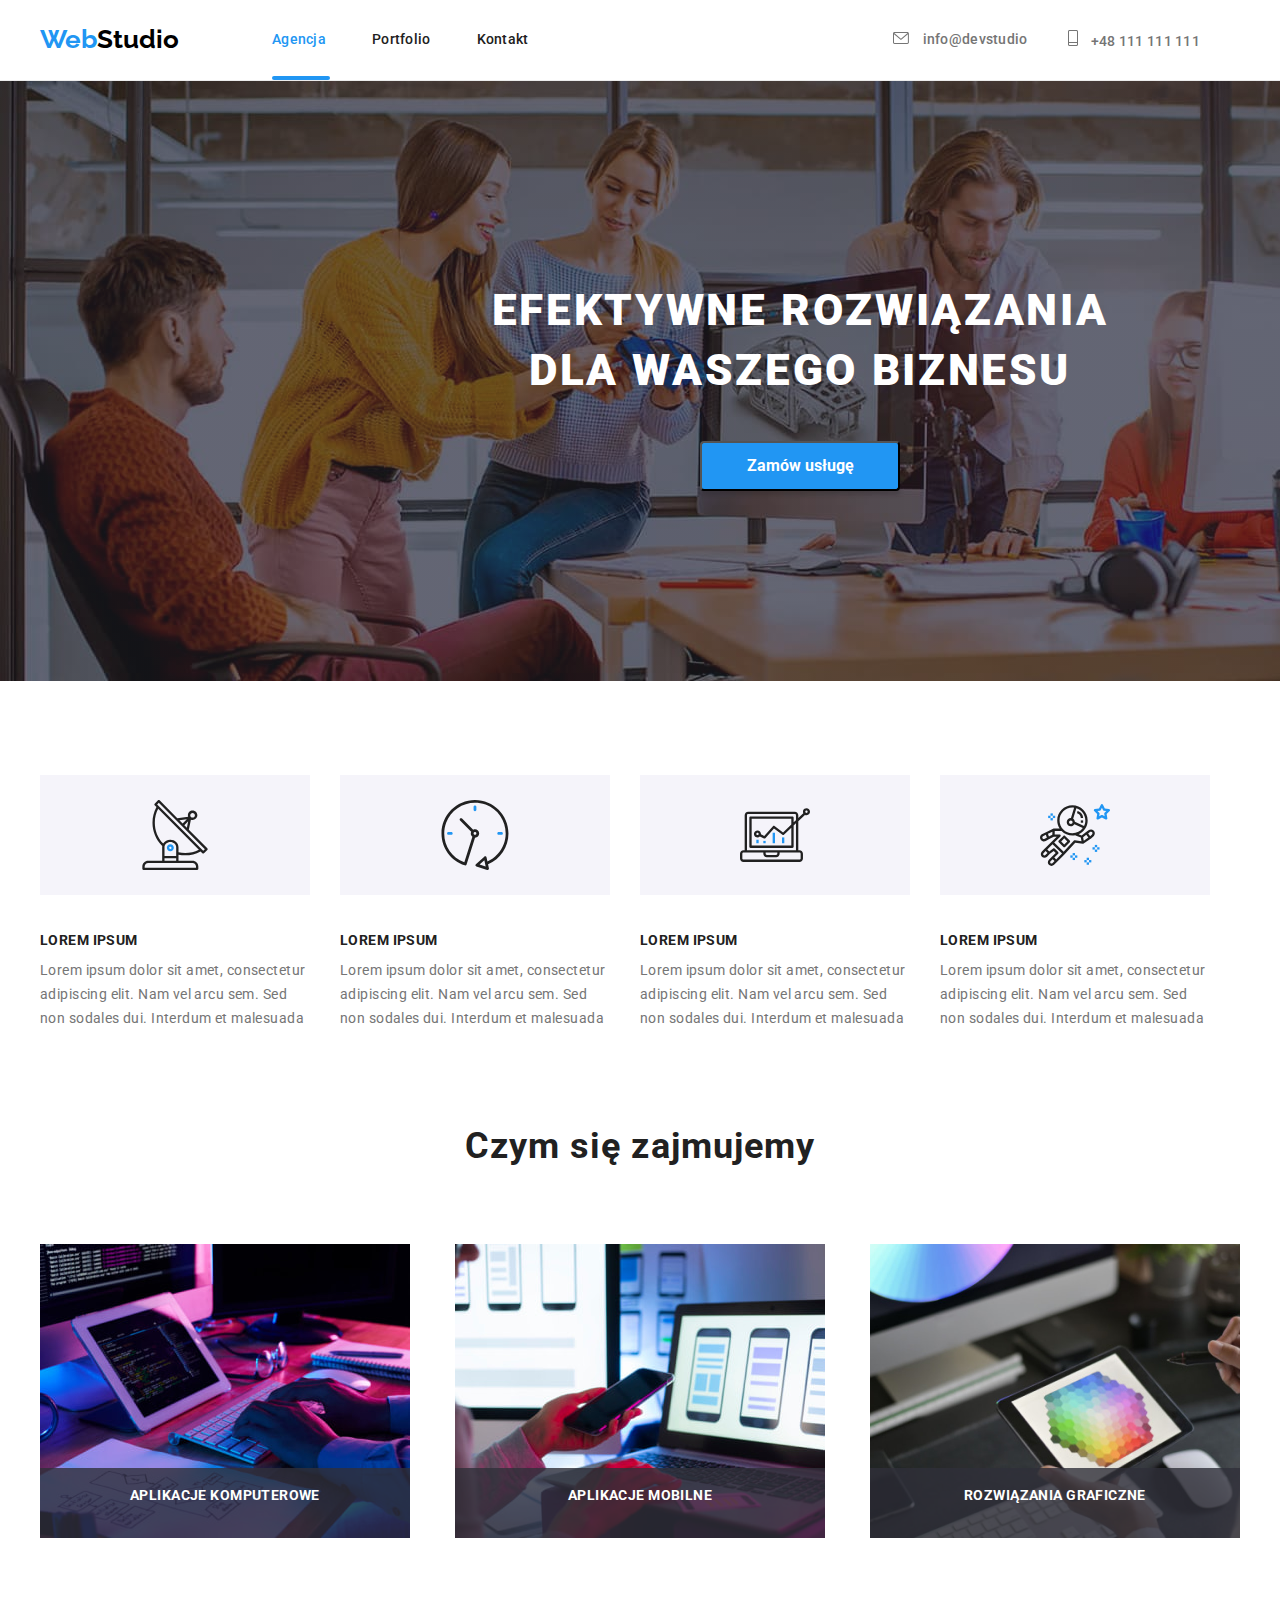
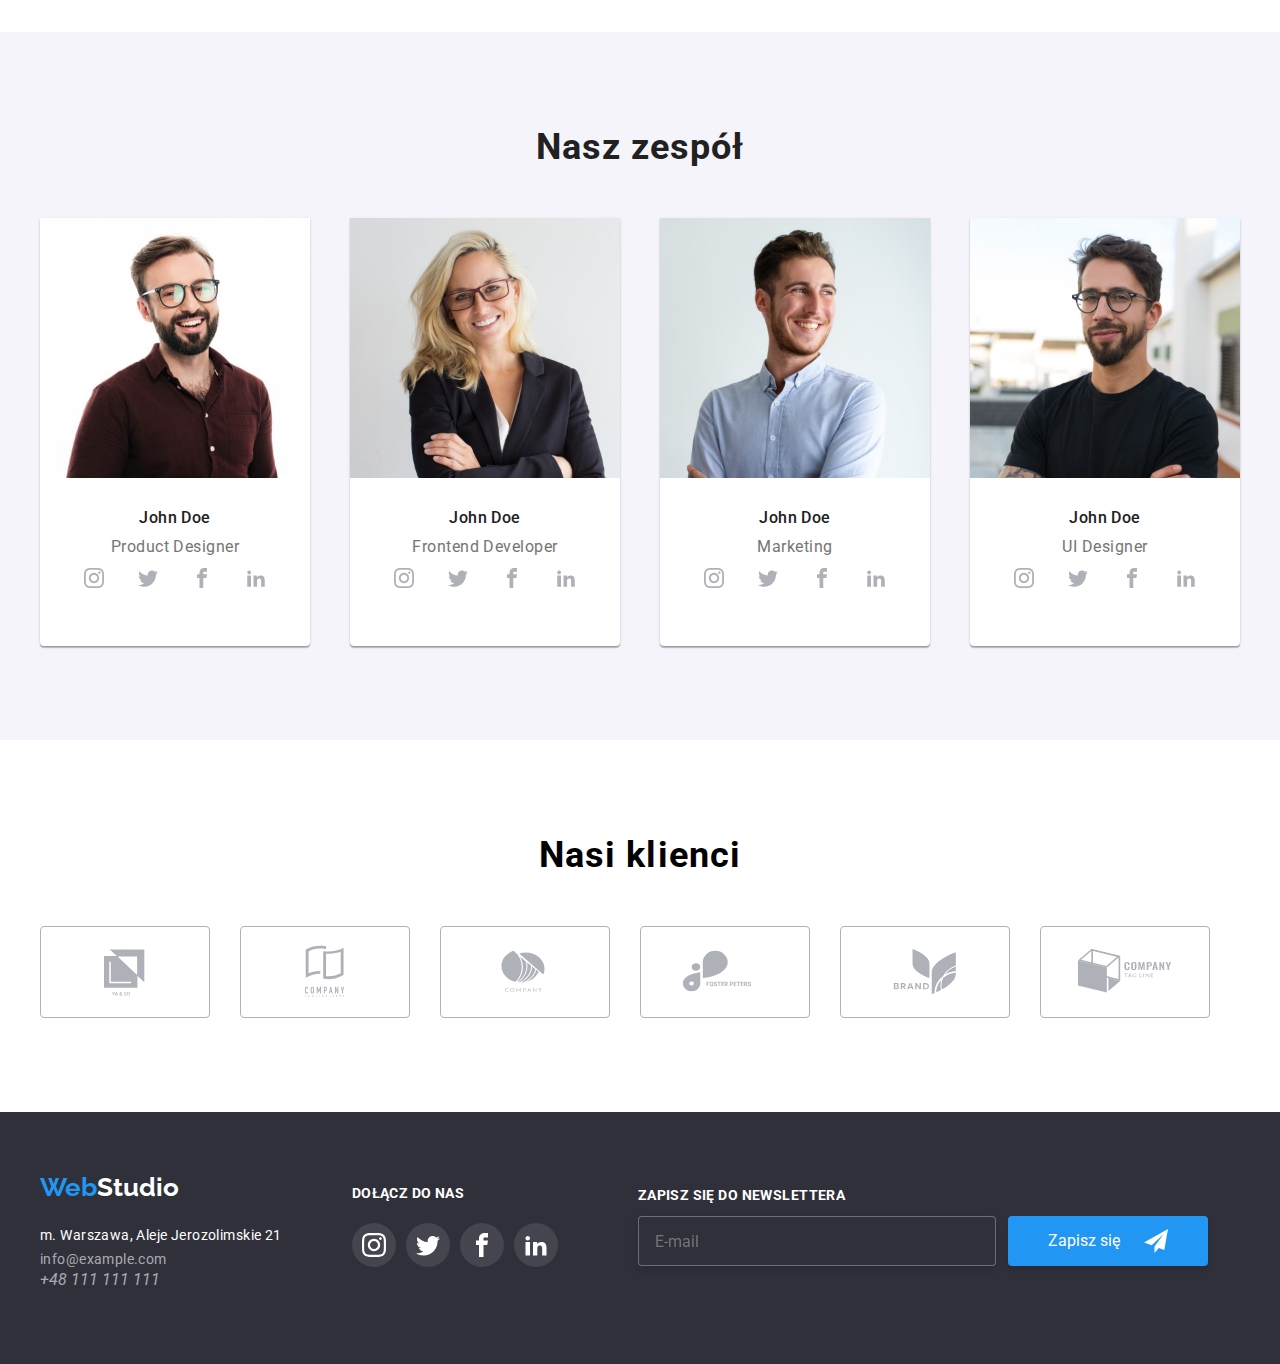
<file: index.html>
<!DOCTYPE html>
<html lang="pl">
  <head>
    <meta charset="UTF-8" />
    <meta http-equiv="X-UA-Compatible" content="IE=edge" />
    <meta name="viewport" content="width=device-width, initial-scale=1.0" />
    <link
      href="https://fonts.googleapis.com/css2?family=Raleway:wght@700&family=Roboto:wght@400;500;700;900&display=swap"
      rel="stylesheet"
    />
    <link
      rel="stylesheet"
      href="https://cdnjs.cloudflare.com/ajax/libs/modern-normalize/1.0.0/modern-normalize.min.css"
    />
    <link rel="stylesheet" href="./css/styles.css" />
    <title>Studio</title>
  </head>
  <body>
    <!-- Header -->
    <header class="header">
      <div class="container header-nav">
        <nav class="header-nav">
          <a class="logo link" href="index.html"
            >Web<span class="studio-top">Studio</span></a
          >
          <ul class="header-nav-list list">
            <li class="header-nav-item">
              <a class="header-nav-link link active" href="index.html"
                >Agencja</a
              >
            </li>
            <li class="header-nav-item">
              <a class="header-nav-link link" href="portfolio.html"
                >Portfolio</a
              >
            </li>
            <li class="header-nav-item">
              <a class="header-nav-link link" href="kontakt.html">Kontakt</a>
            </li>
          </ul>
        </nav>
        <ul class="header-contact-list list">
          <li class="header-contact-item">
            <a class="header-contact-link link" href="mailto:info@devstudio.com"
              ><svg class="contact-icon" width="16" height="12">
                <use href="./images/icons.svg#icon-envelope-1"></use>
              </svg>
              info@devstudio</a
            >
          </li>
          <li class="header-contact-item">
            <a class="header-contact-link link" href="tel:+48111111111"
              ><svg class="contact-icon" width="10" height="16">
                <use href="./images/icons.svg#icon-phone"></use>
              </svg>
              +48 111 111 111</a
            >
          </li>
        </ul>
      </div>
    </header>
    <main>
      <!-- Orders -->
      <div class="container-orders">
      <section class="orders">
          <h1 class="order-title">EFEKTYWNE ROZWIĄZANIA DLA WASZEGO BIZNESU</h1>
          <button class="modal-btn" type="button" data-modal-open>
            Zamów usługę
          </button>
        </section>
        </div>
      <!-- Feature -->
      <section class="feature-menu">
        <div class="container">
          <ul class="feature-list list">
            <li class="feature-item">
              <svg class="feature-icon" width="270" height="120">
                <use href="./images/icons.svg#icon-antenna-1"></use>
              </svg>
              <h4 class="feature-header">Lorem ipsum</h4>
              <p class="feature-text">
                Lorem ipsum dolor sit amet, consectetur adipiscing elit. Nam vel
                arcu sem. Sed non sodales dui. Interdum et malesuada
              </p>
            </li>
            <li class="feature-item">
              <svg class="feature-icon" width="270" height="120">
                <use href="./images/icons.svg#icon-clock-1"></use>
              </svg>
              <h4 class="feature-header">Lorem ipsum</h4>
              <p class="feature-text">
                Lorem ipsum dolor sit amet, consectetur adipiscing elit. Nam vel
                arcu sem. Sed non sodales dui. Interdum et malesuada
              </p>
            </li>
            <li class="feature-item">
              <svg class="feature-icon" width="270" height="120">
                <use href="./images/icons.svg#icon-diagram-1"></use>
              </svg>
              <h4 class="feature-header">Lorem ipsum</h4>
              <p class="feature-text">
                Lorem ipsum dolor sit amet, consectetur adipiscing elit. Nam vel
                arcu sem. Sed non sodales dui. Interdum et malesuada
              </p>
            </li>
            <li class="feature-item">
              <svg class="feature-icon" width="270" height="120">
                <use href="./images/icons.svg#icon-astronaut-1"></use>
              </svg>
              <h4 class="feature-header">Lorem ipsum</h4>
              <p class="feature-text">
                Lorem ipsum dolor sit amet, consectetur adipiscing elit. Nam vel
                arcu sem. Sed non sodales dui. Interdum et malesuada
              </p>
            </li>
          </ul>
        </div>
      </section>

      <!-- We do -->
      <section class="we-do">
        <div class="container">
          <h2 class="we-do-title">Czym się zajmujemy</h2>
          <ul class="we-do-list list">
            <li class="we-do-item">
              <img
                src="images/desktop.jpg"
                alt="man at the desk"
                width="370"
                height="294"
              />
              <p class="we-do-label">Aplikacje komputerowe</p>
            </li>
            <li class="we-do-item">
              <img
                src="images/mobile.jpg"
                alt="smartphone with laptop in the background"
                width="370"
                height="294"
              />
              <p class="we-do-label">Aplikacje mobilne</p>
            </li>
            <li class="we-do-item">
              <img
                src="images/tablet.jpg"
                alt="tablet on the background of the desk"
                width="370"
                height="294"
              />
              <p class="we-do-label">Rozwiązania graficzne</p>
            </li>
          </ul>
        </div>
      </section>

      <!-- Our team -->
      <section class="our-team">
        <div class="container">
          <h2 class="our-team-title">Nasz zespół</h2>
          <ul class="our-team-list list">
            <li class="our-team-item">
              <figure>
                <img
                  src="images/product_designer.jpg"
                  alt="John Doe product designer"
                  width="270"
                  height="260"
                />
                <figcaption class="our-team-position">
                  <h3 class="worker">John Doe</h3>
                  <p class="worker-position">Product Designer</p>
                  <ul class="team-social-icon-list list">
                    <li class="team-social-icon-item">
                      <a class="team-social-icon-link link" href="#">
                        <svg class="team-social-icon" width="20" height="20">
                          <use href="./images/icons.svg#icon-instagram"></use>
                        </svg>
                      </a>
                    </li>
                    <li class="team-social-icon-item">
                      <a class="team-social-icon-link link" href="#">
                        <svg class="team-social-icon" width="20" height="20">
                          <use href="./images/icons.svg#icon-twitter"></use>
                        </svg>
                      </a>
                    </li>
                    <li class="team-social-icon-item">
                      <a class="team-social-icon-link link" href="#">
                        <svg class="team-social-icon" width="20" height="20">
                          <use href="./images/icons.svg#icon-facebook"></use>
                        </svg>
                      </a>
                    </li>
                    <li class="team-social-icon-item">
                      <a class="team-social-icon-link link" href="#">
                        <svg class="team-social-icon" width="20" height="20">
                          <use href="./images/icons.svg#icon-linkedin2"></use>
                        </svg>
                      </a>
                    </li>
                  </ul>
                </figcaption>
              </figure>
            </li>
            <li class="our-team-item">
              <figure>
                <img
                  src="images/frontend_developer.jpg"
                  alt="John Doe frontend developer"
                  width="270"
                  height="260"
                />
                <figcaption class="our-team-position">
                  <h3 class="worker">John Doe</h3>
                  <p class="worker-position">Frontend Developer</p>
                  <ul class="team-social-icon-list list">
                    <li class="team-social-icon-item">
                      <a class="team-social-icon-link link" href="#">
                        <svg class="team-social-icon" width="20" height="20">
                          <use href="./images/icons.svg#icon-instagram"></use>
                        </svg>
                      </a>
                    </li>
                    <li class="team-social-icon-item">
                      <a class="team-social-icon-link link" href="#">
                        <svg class="team-social-icon" width="20" height="20">
                          <use href="./images/icons.svg#icon-twitter"></use>
                        </svg>
                      </a>
                    </li>
                    <li class="team-social-icon-item">
                      <a class="team-social-icon-link link" href="#">
                        <svg class="team-social-icon" width="20" height="20">
                          <use href="./images/icons.svg#icon-facebook"></use>
                        </svg>
                      </a>
                    </li>
                    <li class="team-social-icon-item">
                      <a class="team-social-icon-link link" href="#">
                        <svg class="team-social-icon" width="20" height="20">
                          <use href="./images/icons.svg#icon-linkedin2"></use>
                        </svg>
                      </a>
                    </li>
                  </ul>
                </figcaption>
              </figure>
            </li>
            <li class="our-team-item">
              <figure>
                <img
                  src="images/marketing.jpg"
                  alt="John Doe marketing"
                  width="270"
                  height="260"
                />
                <figcaption class="our-team-position">
                  <h3 class="worker">John Doe</h3>
                  <p class="worker-position">Marketing</p>
                  <ul class="team-social-icon-list list">
                    <li class="team-social-icon-item">
                      <a class="team-social-icon-link link" href="#">
                        <svg class="team-social-icon" width="20" height="20">
                          <use href="./images/icons.svg#icon-instagram"></use>
                        </svg>
                      </a>
                    </li>
                    <li class="team-social-icon-item">
                      <a class="team-social-icon-link link" href="#">
                        <svg class="team-social-icon" width="20" height="20">
                          <use href="./images/icons.svg#icon-twitter"></use>
                        </svg>
                      </a>
                    </li>
                    <li class="team-social-icon-item">
                      <a class="team-social-icon-link link" href="#">
                        <svg class="team-social-icon" width="20" height="20">
                          <use href="./images/icons.svg#icon-facebook"></use>
                        </svg>
                      </a>
                    </li>
                    <li class="team-social-icon-item">
                      <a class="team-social-icon-link link" href="#">
                        <svg class="team-social-icon" width="20" height="20">
                          <use href="./images/icons.svg#icon-linkedin2"></use>
                        </svg>
                      </a>
                    </li>
                  </ul>
                </figcaption>
              </figure>
            </li>
            <li class="our-team-item">
              <figure>
                <img
                  src="images/ui_designer.jpg"
                  alt="John Doe ui designer"
                  width="270"
                  height="260"
                />
                <figcaption class="our-team-position">
                  <h3 class="worker">John Doe</h3>
                  <p class="worker-position">UI Designer</p>
                  <ul class="team-social-icon-list list">
                    <li class="team-social-icon-item">
                      <a class="team-social-icon-link link" href="#">
                        <svg class="team-social-icon" width="20" height="20">
                          <use href="./images/icons.svg#icon-instagram"></use>
                        </svg>
                      </a>
                    </li>
                    <li class="team-social-icon-item">
                      <a class="team-social-icon-link link" href="#">
                        <svg class="team-social-icon" width="20" height="20">
                          <use href="./images/icons.svg#icon-twitter"></use>
                        </svg>
                      </a>
                    </li>
                    <li class="team-social-icon-item">
                      <a class="team-social-icon-link link" href="#">
                        <svg class="team-social-icon" width="20" height="20">
                          <use href="./images/icons.svg#icon-facebook"></use>
                        </svg>
                      </a>
                    </li>
                    <li class="team-social-icon-item">
                      <a class="team-social-icon-link link" href="#">
                        <svg class="team-social-icon" width="20" height="20">
                          <use href="./images/icons.svg#icon-linkedin2"></use>
                        </svg>
                      </a>
                    </li>
                  </ul>
                </figcaption>
              </figure>
            </li>
          </ul>
        </div>
      </section>

      <!-- Our customers -->
      <section class="our-customers">
        <div class="container">
          <h2 class="our-customers-title">Nasi klienci</h2>
          <ul class="our-customers-list list">
            <li class="our-customers-item">
              <a class="our-customers-link" href="#">
                <svg class="our-customers-icon">
                  <use href="./images/icons.svg#icon-yanco"></use>
                </svg>
              </a>
            </li>
            <li class="our-customers-item">
              <a class="our-customers-link" href="#">
                <svg class="our-customers-icon">
                  <use href="./images/icons.svg#icon-companysheet"></use>
                </svg>
              </a>
            </li>
            <li class="our-customers-item">
              <a class="our-customers-link" href="#">
                <svg class="our-customers-icon">
                  <use href="./images/icons.svg#icon-company"></use>
                </svg>
              </a>
            </li>
            <li class="our-customers-item">
              <a class="our-customers-link" href="#">
                <svg class="our-customers-icon">
                  <use href="./images/icons.svg#icon-foster"></use>
                </svg>
              </a>
            </li>
            <li class="our-customers-item">
              <a class="our-customers-link" href="#">
                <svg class="our-customers-icon">
                  <use href="./images/icons.svg#icon-brand"></use>
                </svg>
              </a>
            </li>
            <li class="our-customers-item">
              <a class="our-customers-link" href="#">
                <svg class="our-customers-icon">
                  <use href="./images/icons.svg#icon-companybox"></use>
                </svg>
              </a>
            </li>
          </ul>
        </div>
      </section>
    </main>

    <!-- Footer -->
    <footer class="footer-menu-nav">
      <div class="container">
        <div class="footer-content">
          <h3 class="footer-logo">
            <a class="logo link" href="index.html"
              >Web<span class="studio-bottom">Studio</span></a
            >
          </h3>
          <address class="footer-contact">
            <ul class="footer-contact-list">
              <li class="footer-contact-item adress">
                m. Warszawa, Aleje Jerozolimskie 21
              </li>
              <li class="footer-contact-item">
                <a
                  class="footer-contact-link link"
                  href="mailto:info@example.com"
                  >info@example.com</a
                >
              </li>
              <li>
                <a class="footer-contact-link link" href="+48111111111"
                  >+48 111 111 111</a
                >
              </li>
            </ul>
          </address>
        </div>

        <div class="footer-social">
          <a class="footer-social-icon-title">DOŁĄCZ DO NAS</a>
          <ul class="footer-social-icon-list list">
            <li class="footer-social-icon-item">
              <a class="footer-social-link link" href="#">
                <svg class="footer-social-icon">
                  <use href="./images/icons.svg#icon-instagram"></use>
                </svg>
              </a>
            </li>
            <li class="footer-social-icon-item">
              <a class="footer-social-link link" href="#">
                <svg class="footer-social-icon">
                  <use href="./images/icons.svg#icon-twitter"></use>
                </svg>
              </a>
            </li>
            <li class="footer-social-icon-item">
              <a class="footer-social-link link" href="#">
                <svg class="footer-social-icon">
                  <use href="./images/icons.svg#icon-facebook"></use>
                </svg>
              </a>
            </li>
            <li class="footer-social-icon-item">
              <a class="footer-social-link link" href="#">
                <svg class="footer-social-icon">
                  <use href="./images/icons.svg#icon-linkedin2"></use>
                </svg>
              </a>
            </li>
          </ul>
        </div>

        <div class="footer-newsletter">
          <a class="footer-newsletter-title">ZAPISZ SIĘ DO NEWSLETTERA</a>
          <form class="footer-newsletter-form">
            <label class="footer-newsletter-label">
              <input
                class="footer-newsletter-input"
                type="email"
                name="email"
                placeholder="E-mail"
              />
            </label>
            <button type="submit" class="footer-newsletter-btn">
              Zapisz się
              <svg class="footer-newsletter-icon" width="24" height="24">
                <use href="./images/icons.svg#icon-icon-send"></use>
              </svg>
            </button>
          </form>
        </div>
      </div>
    </footer>
    <!-- Modal -->
    <div class="backdrop is-hidden" data-modal>
      <div class="modal">
        <button type="button" class="close-btn" data-modal-close>X</button>
        <svg class="close-icon" width="11" height="11">
          <use href="./images/icons.svg#icon-icon-close-black-18dp-2-1"></use>
        </svg>
        <h3 class="modal-form-title">Zostaw swoje dane w formularzu poniżej</h3>
        <form class="modal-form">
          <label class="modal-label" for="name">Imię</label>
          <div class="modal-form-textspace-title">
            <input class="modal-form-input" type="name" name="username" />
            <svg class="modal-icon">
              <use href="./images/icons.svg#icon-person-form-18dp"></use>
            </svg>
          </div>
          <label class="modal-label" for="phone">Telefon</label>
          <div class="modal-form-textspace-title">
            <input class="modal-form-input" type="telephone" name="phone" />
            <svg class="modal-icon">
              <use href="./images/icons.svg#icon-phone-form-18dp"></use>
            </svg>
          </div>
          <label class="modal-label" for="email">Email</label>
          <div class="modal-form-textspace-title">
            <input class="modal-form-input" type="email" name="email" />
            <svg class="modal-icon">
              <use href="./images/icons.svg#icon-email-form-18dp"></use>
            </svg>
          </div>
          <label class="modal-label" for="comment">Komentarz</label>
          <div class="modal-form-textspace-title">
            <textarea
              class="modal-form-textarea"
              name="feedback"
              placeholder="Wprowadź tekst"
            ></textarea>
          </div>
          <input class="modal-form-policy visually-hidden" id="user-policy" type="checkbox">
          <label class="modal-form-policy-text" for="user-policy">Oświadczam, iż akceptuję
             <a href="#"
            class="modal_form-regulations-link">Regulamin</a>
            i <a href="#" class="modal_form-regulations-link">Politykę Prywatności.</a>
            <button class="modal-submit-btn" type="submit">Wyślij</button> 
    </label> 
        
        </form>
      </div>
    </div>
    <script src="./js/modal.js"></script>
  </body>
</html>
</file>
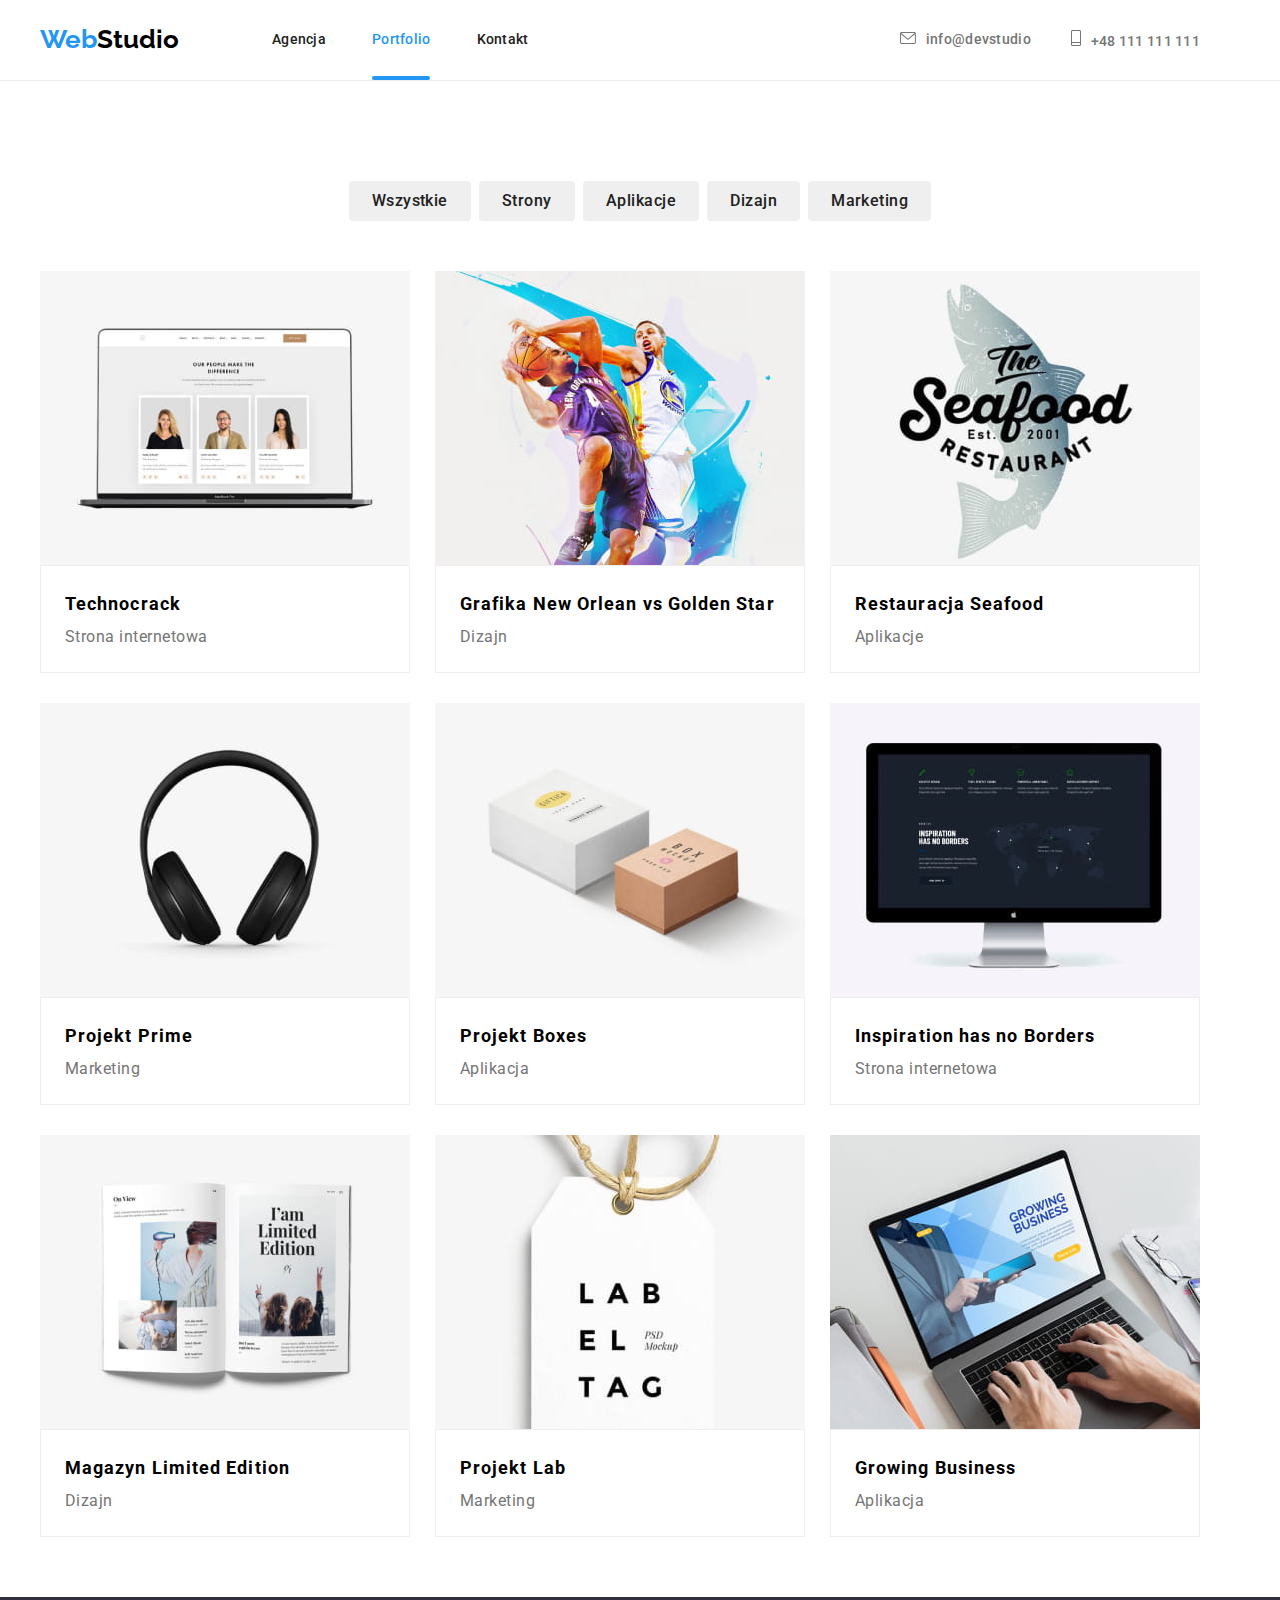
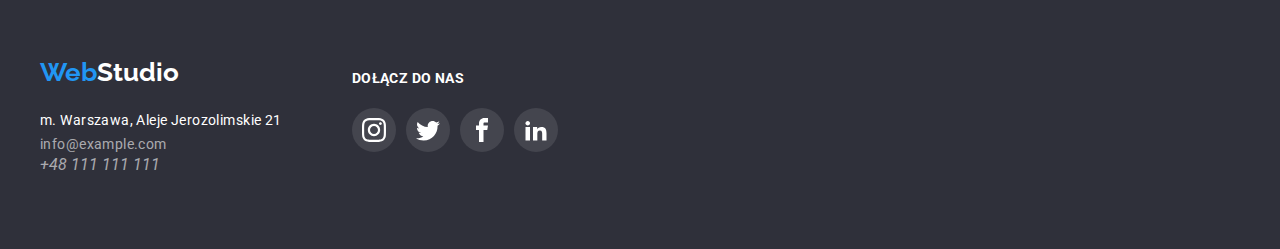
<file: portfolio.html>
<!DOCTYPE html>
<html lang="pl">
  <head>
    <meta charset="UTF-8" />
    <meta http-equiv="X-UA-Compatible" content="IE=edge" />
    <meta name="viewport" content="width=device-width, initial-scale=1.0" />
    <link
      href="https://fonts.googleapis.com/css2?family=Raleway:wght@700&family=Roboto:wght@400;500;700;900&display=swap"
      rel="stylesheet"
    />
    <link
      rel="stylesheet"
      href="https://cdnjs.cloudflare.com/ajax/libs/modern-normalize/1.0.0/modern-normalize.min.css"
    />
    <link rel="stylesheet" href="./css/styles.css" />
    <title>Portfolio</title>
  </head>
  <body>
    <header class="header">
      <div class="container">
        <a class="logo link" href="index.html"
          >Web<span class="studio-top">Studio</span></a
        >

        <nav class="header-nav">
          <ul class="header-nav-list list">
            <li class="header-nav-item">
              <a class="header-nav-link link" href="index.html">Agencja</a>
            </li>
            <li class="header-nav-item">
              <a class="header-nav-link link active" href="portfolio.html"
                >Portfolio</a
              >
            </li>
            <li class="header-nav-item">
              <a class="header-nav-link link" href="kontakt.html">Kontakt</a>
            </li>
          </ul>
        </nav>
        <ul class="header-contact-list list">
          <li class="header-contact-item">
            <a class="header-contact-link link" href="mailto:info@devstudio.com"
              ><svg class="contact-icon" width="16" height="12">
                <use href="./images/icons.svg#icon-envelope-1"></use>
              </svg>info@devstudio</a
            >
          </li>
          <li class="header-contact-item">
            <a class="header-contact-link link" href="tel:+48111111111"
              ><svg class="contact-icon" width="10" height="16">
                <use href="./images/icons.svg#icon-phone"></use>
              </svg>+48 111 111 111</a
            >
          </li>
        </ul>
      </div>
    </header>
    <main>
      <div class="portfolio-projects">
        <div class="container">
          <ul class="portfolio-btn-list">
            <li class="portfolio-btn-item">
              <button class="portfolio-btn" type="button">Wszystkie</button>
            </li>
            <li class="portfolio-btn-item">
              <button class="portfolio-btn" type="button">Strony</button>
            </li>
            <li class="portfolio-btn-item">
              <button class="portfolio-btn" type="button">Aplikacje</button>
            </li>
            <li class="portfolio-btn-item">
              <button class="portfolio-btn" type="button">Dizajn</button>
            </li>
            <li class="portfolio-btn-item">
              <button class="portfolio-btn" type="button">Marketing</button>
            </li>
          </ul>
        </div>
      </div>
      <section class="portfolio-title">
        <div class="container">
        <ul class="portfolio-list list">
          <li class="portfolio-item">
            <figure class="portfolio-title-img">
              <div class="portfolio-category-box">
              <img
                src="images/team_on_laptop.jpg"
                alt="team on laptop"
                width="370"
                height="294"
              >
              <div class="portfolio-category-overlay">
                <p>
                    Technocrack jest popularną platformą wykorzystywaną do 
                    rozpowszechniania koronawirusa. Firmy wykorzystują tę 
                    platformę do celów szpiegowskich i ataków na 
                    niezabezpieczone serwery konkurencji
                </p>
              </div>
              </div>
              <figcaption class="portfolio-title-description">
                <h3 class="portfolio-title-client">Technocrack</h3>
                <p class="portfolio-title-client-link">Strona internetowa</p>
              </figcaption>
            </figure>
          </li>
          <li class="portfolio-item">
            <figure class="portfolio-title-img">
              <div class="portfolio-category-box">               
              <img
                src="images/basketball_players.jpg"
                alt="basketball players"
                width="370"
                height="294"
              />
              <div class="portfolio-category-overlay">
                <p>
                    Technocrack jest popularną platformą wykorzystywaną do 
                    rozpowszechniania koronawirusa. Firmy wykorzystują tę 
                    platformę do celów szpiegowskich i ataków na 
                    niezabezpieczone serwery konkurencji
                </p>
              </div>
              </div>
              <figcaption class="portfolio-title-description">
                <h3 class="portfolio-title-client">
                  Grafika New Orlean vs Golden Star
                </h3>
                <p class="portfolio-title-client-link">Dizajn</p>
              </figcaption>
            </figure>
          </li>
          <li class="portfolio-item">
            <figure class="portfolio-title-img">
              <div class="portfolio-category-box">
              <img
                src="images/seafood_restaurant.jpg"
                alt="the seafood restaurant"
                width="370"
                height="294"
              />
              <div class="portfolio-category-overlay">
                <p>
                    Technocrack jest popularną platformą wykorzystywaną do 
                    rozpowszechniania koronawirusa. Firmy wykorzystują tę 
                    platformę do celów szpiegowskich i ataków na 
                    niezabezpieczone serwery konkurencji
                </p>
              </div>
              </div>
              <figcaption class="portfolio-title-description">
                <h3 class="portfolio-title-client">Restauracja Seafood</h3>
                <p class="portfolio-title-client-link">Aplikacje</p>
              </figcaption>
            </figure>
          </li>
          <li class="portfolio-item">
            <figure class="portfolio-title-img">
              <div class="portfolio-category-box">
              <img
                src="images/headphones.jpg"
                alt="headphones"
                width="370"
                height="294"
              />
              <div class="portfolio-category-overlay">
                <p>
                    Technocrack jest popularną platformą wykorzystywaną do 
                    rozpowszechniania koronawirusa. Firmy wykorzystują tę 
                    platformę do celów szpiegowskich i ataków na 
                    niezabezpieczone serwery konkurencji
                </p>
              </div>
              </div>
              <figcaption class="portfolio-title-description">
                <h3 class="portfolio-title-client">Projekt Prime</h3>
                <p class="portfolio-title-client-link">Marketing</p>
              </figcaption>
            </figure>
          </li>
          <li class="portfolio-item">
            <figure class="portfolio-title-img">
              <div class="portfolio-category-box">
              <img
                src="images/boxes.jpg"
                alt="boxes"
                width="370"
                height="294"
              />
              <div class="portfolio-category-overlay">
                <p>
                    Technocrack jest popularną platformą wykorzystywaną do 
                    rozpowszechniania koronawirusa. Firmy wykorzystują tę 
                    platformę do celów szpiegowskich i ataków na 
                    niezabezpieczone serwery konkurencji
                </p>
              </div>
              </div>
              <figcaption class="portfolio-title-description">
                <h3 class="portfolio-title-client">Projekt Boxes</h3>
                <p class="portfolio-title-client-link">Aplikacja</p>
              </figcaption>
            </figure>
          </li>
          <li class="portfolio-item">
            <figure class="portfolio-title-img">
              <div class="portfolio-category-box">
              <img src="images/lcd.jpg" 
              alt="lcd" 
              width="370" 
              height="294" 
              />
              <div class="portfolio-category-overlay">
                <p>
                    Technocrack jest popularną platformą wykorzystywaną do 
                    rozpowszechniania koronawirusa. Firmy wykorzystują tę 
                    platformę do celów szpiegowskich i ataków na 
                    niezabezpieczone serwery konkurencji
                </p>
              </div>
              </div>
              <figcaption class="portfolio-title-description">
                <h3 class="portfolio-title-client">
                  Inspiration has no Borders
                </h3>
                <p class="portfolio-title-client-link">Strona internetowa</p>
              </figcaption>
            </figure>
          </li>
          <li class="portfolio-item">
            <figure class="portfolio-title-img">
              
              <div class="portfolio-category-box">
              <div class="portfolio-category-box">
              <img
                src="images/magazine.jpg"
                alt="open magazine"
                width="370"
                height="294"
              />
              <div class="portfolio-category-overlay">
                <p>
                    Technocrack jest popularną platformą wykorzystywaną do 
                    rozpowszechniania koronawirusa. Firmy wykorzystują tę 
                    platformę do celów szpiegowskich i ataków na 
                    niezabezpieczone serwery konkurencji
                </p>
              </div>
              </div>
              <figcaption class="portfolio-title-description">
                <h3 class="portfolio-title-client">Magazyn Limited Edition</h3>
                <p class="portfolio-title-client-link">Dizajn</p>
              </figcaption>
            </figure>
          </li>
          <li class="portfolio-item">
            <figure class="portfolio-title-img">
              <div class="portfolio-category-box">
              <img
                src="images/label.jpg"
                alt="label tag"
                width="370"
                height="294"
              />
              <div class="portfolio-category-overlay">
                <p>
                    Technocrack jest popularną platformą wykorzystywaną do 
                    rozpowszechniania koronawirusa. Firmy wykorzystują tę 
                    platformę do celów szpiegowskich i ataków na 
                    niezabezpieczone serwery konkurencji
                </p>
              </div>
              </div>
              <figcaption class="portfolio-title-description">
                <h3 class="portfolio-title-client">Projekt Lab</h3>
                <p class="portfolio-title-client-link">Marketing</p>
              </figcaption>
            </figure>
          </li>
          <li class="portfolio-item">
            <figure class="portfolio-title-img">
              <div class="portfolio-category-box">
              <img
                src="images/typing_on_laptop.jpg"
                alt="typing on laptop"
                width="370"
                height="294"
              />
              <div class="portfolio-category-overlay">
                <p>
                    Technocrack jest popularną platformą wykorzystywaną do 
                    rozpowszechniania koronawirusa. Firmy wykorzystują tę 
                    platformę do celów szpiegowskich i ataków na 
                    niezabezpieczone serwery konkurencji
                </p>
              </div>
              </div>
              <figcaption class="portfolio-title-description">
                <h3 class="portfolio-title-client">Growing Business</h3>
                <p class="portfolio-title-client-link">Aplikacja</p>
              </figcaption>
            </figure>
          </li>
        </ul>
        </div>
      </section>
    </main>
    <footer class="footer-menu-nav">
      <div class="container">
        <div class="footer-content">
          <h3 class="footer-logo">
            <a class="logo link" href="index.html"
              >Web<span class="studio-bottom">Studio</span></a
            >
          </h3>
          <address class="footer-contact">
            <ul class="footer-contact-list">
              <li class="footer-contact-item adress">
                m. Warszawa, Aleje Jerozolimskie 21
              </li>
              <li class="footer-contact-item">
                <a
                  class="footer-contact-link link"
                  href="mailto:info@example.com"
                  >info@example.com</a
                >
              </li>
              <li>
                <a class="footer-contact-link link" href="+48111111111"
                  >+48 111 111 111</a
                >
              </li>
            </ul>
          </address>
        </div>

        <div class="footer-social">
          <a class="footer-social-icon-title">DOŁĄCZ DO NAS</a>
          <ul class="footer-social-icon-list list">
            <li class="footer-social-icon-item">
              <a class="footer-social-link link" href="#">
                <svg class="footer-social-icon">
                  <use href="./images/icons.svg#icon-instagram"></use>
                </svg>
              </a>
            </li>
            <li class="footer-social-icon-item">
              <a class="footer-social-link link" href="#">
                <svg class="footer-social-icon">
                  <use href="./images/icons.svg#icon-twitter"></use>
                </svg>
              </a>
            </li>
            <li class="footer-social-icon-item">
              <a class="footer-social-link link" href="#">
                <svg class="footer-social-icon">
                  <use href="./images/icons.svg#icon-facebook"></use>
                </svg>
              </a>
            </li>
            <li class="footer-social-icon-item">
              <a class="footer-social-link link" href="#">
                <svg class="footer-social-icon">
                  <use href="./images/icons.svg#icon-linkedin2"></use>
                </svg>
              </a>
            </li>
          </ul>
        </div>
      </div>
    </footer>
  </body>
</html>
</file>
<file: css/styles.css>
* {
  margin: 0px;
  padding: 0px;
}

*,
*::before,
*::after {
  box-sizing: border-box;
}
:root {
  --main-font: "Roboto", sans-serif;
  --second-font: "Raleway", sans-serif;
  --brand-color: #212121;
  --studio-top-color: rgb(0, 0, 0);
  --studio-bottom-color: #ffffff;
  --team-background-color: #f5f4fa;
  --menu-nav-menu-footer-bckgr: #2f303a;
  --link-color-hover: #2196f3;
  --color-icon: #afb1b8;
  --text-color: #757575;
  --regulations-link-color: #0d0d61;
}

body {
  font-family: var(--main-font);
}

.link {
  text-decoration: none;
}

h1,
h2,
h3,
h4,
h5,
h6,
p,
ul {
  margin: 0;
  padding: 0;
}

.container {
  max-width: 1200px;
  margin: 0 auto;
  align-items: center;
  /* outline: 2px dashed #f44336; */
}

img {
  display: block;
}

/* index.html */
.header-nav-link {
  font-weight: 500;
  font-size: 14px;
  line-height: 1.14;
  letter-spacing: 0.02em;
  color: var(--brand-color);
  transition: color cubic-bezier(0.4, 0, 0.2, 1);
}

.header-nav-link:hover,
.header-nav-link:focus,
.header-contact-link:hover,
.header-contact-link:focus {
  color: var(--link-color-hover);
}

.header-contact-link {
  width: 110px;
  height: 16px;
  left: 1263px;
  top: 32px;
  font-family: "Roboto";
  font-style: normal;
  font-weight: 500;
  font-size: 14px;
  line-height: 1.14;
  letter-spacing: 0.02em;
  color: var(--text-color);
  transition: color 250ms cubic-bezier(0.4, 0, 0.2, 1);
  margin-right: 40px;
  
}
.header {
  border-bottom: 1px solid #ececec;
}

.header .container {
  display: flex;
  align-items: center;
}

.header-nav {
  display: flex;
  align-items: center;
}

.header-nav-list {
  display: flex;
  margin-left: 93px;
}
.header-nav-link {
  display: block;
  padding-top: 32px;
  padding-bottom: 32px;
  font-weight: 500;
  font-size: 14px;
  line-height: 1.14;
  letter-spacing: 0.02em;
  transition: color 250ms cubic-bezier(0.4, 0, 0.2, 1);
}

.header-contact-list {
  display: flex;
  margin-left: auto;
  
}

.header-nav-item:not(:last-child) {
  margin-right: 46px;
}
.header-nav-link.active {
  color: var(--link-color-hover);
}
.header-nav-link.active:after {
  display: block;
  position: absolute;
  margin-top: 28px;
  content: "";
  border-radius: 2px;
  background-color: var(--link-color-hover);
  width: 58px;
  height: 4px;
  position: absolute;
}
.contact-icon {
  margin-right: 10px;
  fill: currentColor;
}
.logo {
  font-family: "Raleway";
  font-style: normal;
  font-weight: 700;
  font-size: 26px;
  line-height: 1.2;
  color: var(--link-color-hover);
  text-align: center;
  align-items: center;
}

.studio-top {
  color: var(--studio-top-color);
}
ul {
  list-style: none;
}

.modal-btn {
  background: var(--link-color-hover);

  font-weight: 700;
  font-size: 16px;
  line-height: 1.88;
  width: 200px;
  height: 50px;
  box-shadow: 0px 4px 4px rgba(0, 0, 0, 0.15);
  border-radius: 4px;
  color: var(--studio-bottom-color);
  display: block;
  margin-left: auto;
  margin-right: auto;
  cursor: pointer;
  transition: background-color 250ms cubic-bezier(0.4, 0, 0.2, 1),
    color 250ms cubic-bezier(0.4, 0, 0.2, 1);
}

.modal-btn:hover,
.modal-btn:focus {
  color: var(--link-color-hover);
  background-color: var(--studio-bottom-color);
}

/* .orders {
  height: 600px;
  margin-left: auto;
  margin-right: auto;
} */
/* .orders, */
.footer-menu-nav {
  background-color: var(--menu-nav-menu-footer-bckgr)

}

.order-title {
  font-style: normal;
  font-weight: 900;
  font-size: 44px;
  line-height: 1.36;
  text-align: center;
  letter-spacing: 0.06em;
  align-items: center;
  color: var(--studio-bottom-color);
  width: 696px;
  margin-left: auto;
  margin-right: auto;
  margin-bottom: 40px;
  display: block;
  padding-top: 200px;
  padding-bottom: auto;
}

.orders {
  background-image: linear-gradient(
      to right,
      rgba(47, 48, 58, 0.4),
      rgba(47, 48, 58, 0.4)
    ),
    url("../images/background_order.jpg");
  min-width: 1600px;
  height: 600px;
  /* margin-left: auto;
  margin-right: auto;  */
   background-size: cover;
  
}
.container-orders  {
  /* min-width: 1600px; */
  align-items: center;
  flex-direction: column;
  background: no-repeat;
 
}
.feature-menu {
  padding-top: 94px;
  padding-bottom: 94px;
}

.feature-icon {
  background: #f5f4fa;
  padding-top: 25px;
  padding-bottom: 25px;
}
.feature-header {
  font-family: "Roboto";
  font-style: normal;
  font-weight: 700;
  font-size: 14px;
  line-height: 1.14;
  letter-spacing: 0.03em;
  text-transform: uppercase;
  color: #212121;
  margin-bottom: 10px;
  margin-top: 30px;
}
.feature-list {
  font-family: "Roboto";
  font-style: normal;
  font-weight: 400;
  font-size: 14px;
  line-height: 1.71;
  letter-spacing: 0.03em;
  color: var(--text-color);
  display: flex;
}
.feature-item {
  margin-right: 30px;
  max-width: 270px;
}
.we-do-title,
.our-team-title {
  font-family: "Roboto";
  font-style: normal;
  font-weight: 700;
  font-size: 36px;
  line-height: 1.17;
  text-align: center;
  letter-spacing: 0.03em;
  color: #212121;
}

.we-do-title {
  padding-bottom: 50px;
  font-family: "Roboto";
  font-style: normal;
  font-weight: 700;
  font-size: 36px;
  line-height: 1.17;
  text-align: center;
  letter-spacing: 0.03em;
  color: #212121;
}

.we-do-list {
  display: flex;
  justify-content: space-between;
  padding-bottom: 94px;
}

.we-do-item:not(:last-child) {
  margin-right: 30px;
}

.we-do-item {
  position: relative;
  padding-top: 27px;
  width: 370px;
  font-weight: 700;
  font-size: 14px;
  line-height: 1.14;
  text-align: center;
  letter-spacing: 0.03em;
  text-transform: uppercase;
  color: var(--studio-bottom-color);
}
.we-do-label {
  position: absolute;
  bottom: 0px;
  width: 370px;
  height: 70px;
  background: rgba(47, 48, 58, 0.8);
  padding-top: 20px;
}

.our-team {
  background-color: var(--team-background-color);
}

.our-team-title {
  font-family: "Roboto";
  font-style: normal;
  font-weight: 700;
  font-size: 36px;
  line-height: 1.17;
  text-align: center;
  letter-spacing: 0.03em;
  color: #212121;
  padding-top: 94px;
  padding-bottom: 50px;
}
.our-team-list {
  display: flex;
  justify-content: space-between;
}

.our-team-item {
  width: 270px;
  height: 428px;
  background: var(--studio-bottom-color);
  box-shadow: 0px 1px 3px rgba(0, 0, 0, 0.12), 0px 1px 1px rgba(0, 0, 0, 0.14),
    0px 2px 1px rgba(0, 0, 0, 0.2);
  border-radius: 0px 0px 4px 4px;
  margin-bottom: 94px;
  align-items: center;
}
.our-team-item:not(:last-child) {
  margin-right: 30px;
}

.our-team-position {
  padding-top: 30px;
  padding-bottom: 30px;
}

.our-team-icon {
  fill: currentColor;
  margin: 12px 0px 0px 12px;
}

.worker {
  font-family: "Roboto";
  font-style: normal;
  font-weight: 500;
  font-size: 16px;
  line-height: 1.19;
  text-align: center;
  letter-spacing: 0.03em;
  color: #212121;
}

.worker-position {
  font-weight: 400;
  font-size: 16px;
  line-height: 1.19;
  text-align: center;
  letter-spacing: 0.03em;
  color: var(--text-color);
  margin-top: 10px;
}

.our-customers-title {
  font-weight: 700;
  font-size: 36px;
  line-height: 42px;
  text-align: center;
  letter-spacing: 0.03em;
  margin-top: 94px;
}
.our-customers-link {
  border: 1px solid #afb1b8;
  border-radius: 4px;
  margin-top: 50px;
  margin-bottom: 94px;
  margin-right: 30px;
  box-sizing: border-box;
  width: 170px;
  height: 92px;
  align-items: center;
  justify-content: center;
  display: flex;
  fill: var(--color-icon);
  transition: color 250ms cubic-bezier(0.4, 0, 0.2, 1);
}
.our-customers-icon {
  width: 106px;
  height: 60px;
}
.our-customers-list {
  display: flex;
  justify-content: space-between;
}
.our-customers-link:hover,
.our-customers-link:focus {
  fill: var(--link-color-hover);
  border: 1px solid var(--link-color-hover);
}

.studio-bottom {
  color: var(--studio-bottom-color);
}

/* Footer */
.footer-menu-nav .container {
  display: flex;
  align-items: center;
}

.footer-menu-nav {
  height: 252px;
  left: 0px;
  top: 2097px;
  padding-top: 60px;
  padding-bottom: 60px;
}

.footer-logo {
  padding-bottom: 20px;
}

.footer-contact-item {
  font-style: normal;
  font-weight: 400;
  font-size: 14px;
  line-height: 24px;
  letter-spacing: 0.03em;
  color: var(--studio-bottom-color);
}

.footer-contact-link {
  color: rgba(255, 255, 255, 0.6);
  transition: color 250ms cubic-bezier(0.4, 0, 0.2, 1);
}

.footer-contact-link:hover,
.footer-contact-link:focus {
  color: #2196f3;
}

/* Social icons */
.team-social-icon-list {
  display: flex;
  justify-content: center;
}
.team-social-icon-link {
  display: flex;
  width: 44px;
  height: 44px;
  color: var(--color-icon);
  border-radius: 50%;
  align-items: center;
  justify-content: space-around;
  transition: color 250ms cubic-bezier(0.4, 0, 0.2, 1);
}
.team-social-icon-item:not(:last-child) {
  margin-right: 10px;
}
.team-social-icon {
  width: 20px;
  height: 20px;
  fill: currentColor;
}

.team-social-icon-link:hover,
.team-social-icon-link:focus {
  color: var(--studio-bottom-color);
  background-color: var(--link-color-hover);
}

.footer-social-icon-title {
  font-family: "Roboto";
  font-style: normal;
  font-weight: 700;
  font-size: 14px;
  line-height: 1.4px;
  letter-spacing: 0.03em;
  color: var(--studio-bottom-color);
}

.footer-social-icon-list {
  display: flex;
  padding-top: 20px;
}

.footer-social-icon-item {
  margin-right: 10px;
}

.footer-social-link {
  display: flex;
  border-radius: 50%;
  align-items: center;
  justify-content: center;
  fill: var(--studio-bottom-color);
  background: rgba(255, 255, 255, 0.1);
  padding: 10px;
  transition: color 250ms cubic-bezier(0.4, 0, 0.2, 1);
  width: 44px;
  height: 44px;
}

.footer-social {
  margin-left: 70px;
  justify-content: center;
  margin-bottom: 10px;
}

.footer-social-link:hover,
.footer-social-link:focus {
  background-color: var(--link-color-hover);
}

.footer-newsletter-title {
  font-weight: 700;
  font-size: 14px;
  line-height: 1.14px;
  color: var(--studio-bottom-color);
  letter-spacing: 0.03em;
  text-transform: uppercase;
  display: flex;
  margin-bottom: 20px;
}
.footer-newsletter {
  margin-left: 70px;
  justify-content: center;
}
.footer-newsletter-form {
  display: flex;
}
.footer-newsletter-label {
  display: flex;
}
.footer-newsletter-icon {
  margin-left: 24px;
  fill: var(--studio-bottom-color);
}
.footer-newsletter-input {
  width: 358px;
  height: 50px;
  padding: 20px 16px;
  border: 1px solid rgba(255, 255, 255, 0.3);
  filter: drop-shadow(0px 4px 4px rgba(0, 0, 0, 0.15));
  border-radius: 4px;
  background-color: var(--menu-nav-menu-footer-bckgr);
}
.footer-newsletter-btn {
  display: flex;
  align-items: center;
  justify-content: center;
  width: 200px;
  height: 50px;
  background: var(--link-color-hover);
  box-shadow: 0px 4px 4px rgba(0, 0, 0, 0.15);
  border-radius: 4px;
  border: none;
  color: var(--studio-bottom-color);
  margin-left: 12px;
}
/* portfolio.html */

.portfolio-projects-btn {
  display: flex;
}
.portfolio-btn {
  font-weight: 500;
  font-size: 16px;
  line-height: 1.6;
  text-align: center;
  letter-spacing: 0.03em;
  border-radius: 4px;
  border: none;
  cursor: pointer;
  color: var(--brand-color);
  display: inline-block;
  min-width: 77px;
  border: 1px solid transparent;
  padding: 6px 22px;
  margin-top: 100px;
  transition: color 250ms cubic-bezier(0.4, 0, 0.2, 1);
}
.portfolio-btn-item {
  display: inline-block;
  justify-content: center;
  padding-bottom: 50px;
}
.portfolio-btn-item:not(:last-child) {
  margin-right: 8px;
}
.portfolio-btn-list {
  display: flex;
  justify-content: center;
}
.portfolio-btn:hover,
.portfolio-btn:focus {
  color: var(--team-background-color);
  background: var(--link-color-hover);
}

.portfolio-title-client {
  font-weight: 700;
  font-size: 18px;
  line-height: 2;
  letter-spacing: 0.06em;
}

.portfolio-title-client-link {
  font-weight: 400;
  font-size: 16px;
  line-height: 30px;
  letter-spacing: 0.03em;
  color:  var(--text-color);
  transition: color 250ms cubic-bezier(0.4, 0, 0.2, 1);
}

.portfolio-list {
  display: flex;
  flex-wrap: wrap;
  justify-content: center;
  justify-content: space-between;
  margin-right: 30px;
  margin-bottom: 30px;
}
.portfolio-item {
  margin-right: 10px;
  margin-bottom: 30px;
  display: flex;
  flex-wrap: wrap;
  flex-basis: auto;
}
.portfolio-title-description {
  max-width: 370px;
  padding: 20px 24px;
  border: 1px solid #eeeeee;
}
.portfolio-item:hover,
.portfolio-item:focus {
  box-shadow: 0px 1px 1px rgba(0, 0, 0, 0.12), 0px 4px 4px rgba(0, 0, 0, 0.06),
    1px 4px 6px rgba(0, 0, 0, 0.16);
  cursor: pointer;
}

.portfolio-category-box {
  position: relative;
  overflow: hidden;
}

.portfolio-category-overlay {
  position: absolute;
  top: 0;
  left: 0;
  width: 100%;
  height: 100%;

  background: rgba(33, 150, 243, 0.9);

  transform: translatey(+100%);
  transition: transform 250ms cubic-bezier(0.4, 0, 0.2, 1);
}
.portfolio-category-overlay > p {
  font-size: 18px;
  line-height: 1.55;
  letter-spacing: 0.03em;
  padding: 49px 45px 49px 24px;

  color: var(--studio-bottom-color);
}

.portfolio-item:hover .portfolio-category-overlay {
  transform: translatey(0);
}

/* Modal window */
.backdrop {
  display: flex;
  position: fixed;
  left: 0;
  top: 0;
  right: 0;
  bottom: 0;
  width: 100vw;
  height: 100%vh;
  background-color: rgba(0, 0, 0, 0.5);
  align-items: center;
  justify-content: center;
  transition: opacity 250ms cubic-bezier(0.4, 0, 0.2, 1),
  visibility 250ms cubic-bezier(0.4, 0, 0.2, 1);
}
.backdrop.is-hidden {
  opacity: 0;
  visibility: hidden;
  pointer-events: none;
  transform: scale(0.5);
}
.backdrop.is-hidden .modal {
  transform: scale(0.5);
}
.modal {
  position: relative;
  margin: auto;
  padding-bottom: 12px;
  width: 528px;
  max-height: 581px;
  background: var( --studio-bottom-color);
  box-shadow: 0px 1px 3px rgba(0, 0, 0, 0.12), 
  0px 1px 1px rgba(0, 0, 0, 0.14),
  0px 2px 1px rgba(0, 0, 0, 0.2);
  border-radius: 4px;
  transition: transform 250ms cubic-bezier(0.4, 0, 0.2, 1);
}
.close-btn {
  position: absolute;
  right: 8px;
  top: 8px;
  width: 30px;
  height: 30px;
  border: 1px solid rgba(0, 0, 0, 0.1);
  background: var(--studio-bottom-color);
  border-radius: 50%;
  cursor: pointer;
  margin-bottom: 2px;
}
.close-btn:hover
 {
  
  color: var(--link-color-hover);
}

.modal-form {
  padding-left: 40px;
  padding-right: 40px;
  padding-bottom: 40px;
  width: 528px;
  height: 581px;
}

.modal-form-title {
  font-weight: 700;
  font-size: 20px;
  line-height: 1.15;
  text-align: center;
  padding-top: 20px;
}
.modal-form-textspace-title {
  display: flex;
  position: relative;
  margin-bottom:4px;
  border: 1px solid rgba(33, 33, 33, 0.2);
  border-radius: 4px;
}

.modal-label {
  display: flex;
  flex-direction: column;
  margin-bottom: 4px;
  font-size: 12px;
  height: 1.17;
  letter-spacing: 0.01em;
  color: var(--text-color);
  margin-top: 10px;
  
}

.modal-icon {
  position: absolute;
  top: 50%;
  transform: translateY(-50%);
  margin-left: 15px;
  width: 18px;
  height: 18px;
  transition: fill 250ms cubc-bezier(0.4, 0, 0.2, 1);
}
.modal-form-input {
  border-radius: 4px;
  height: 40px;
  width: 100%;
  font-size: 12px;
  border: 1px solid rgba(33, 33, 33, 0.2);
  outline: none;
}
.modal-icon:focus,
.modal-icon:hover
{
 fill: var(--link-color-hover);
 
}
.modal-form-textspace-title:focus,
.modal-form-textspace-title:hover,
.modal-form-textarea:focus,
.modal-form-textarea:hover
{
 fill:  var(--link-color-hover);
 border-color: var(--link-color-hover);
}
.modal-form-textarea {
  border-radius: 4px;
  height: 120px;
  width: 100%;
  border: 1px solid rgba(33, 33, 33, 0.2);
  resize: none;
}
textarea {
  font-weight: 400;
  padding: 12px 16px;
  font-size: 12px;
  line-height: 1.17;
  outline: none;
}

.modal-form-policy-text {
margin-left: 20px;
margin-right: 20px;
margin-top: 30px;
width: 397px;
height: 24px;
font-family: 'Roboto';
font-style: normal;
font-weight: 400;
font-size: 14px;
line-height: 1.714;
color: var(--text-color);
}

.modal-form-policy{
 justify-content: center;
}

.modal-form-policy-text::before{
display: inline-block;
content: "";
width: 16px;
height: 15px;
border: 1px solid #212121;
border-radius: 2px;
cursor: pointer;
margin-right: 8px;
}
.modal-form-policy:checked + .modal-form-policy-text::before{
background-color: var(--link-color-hover);
border: none;
background-image: url("../images/Vector2.svg");

transition: opacity 250ms cubic-bezier(0.4, 0, 0.2, 1),
    visibility 250ms cubic-bezier(0.4, 0, 0.2, 1);
}

.visually-hidden{
  position: absolute !important;
  clip: rect(1px 1px 1px 1px);
  clip: rect(1px, 1px, 1px, 1px);
  padding: 0 !important;
  border: 0 !important;
  height: 1px !important;
  width: 1px !important;
  overflow: hidden;
}
.is-hidden {
  opacity: 0;
  visibility: hidden;
  pointer-events: none;
  
}
.modal_form-regulations-link{
margin-left: 2px;
margin-right: 2px;
}
.modal_form-regulations-link:focus,
.modal_form-regulations-link:hover{
  color: var(--regulations-link-color)
}
.modal-submit-btn {
  /* position:relative; */
  background: var(--link-color-hover);
  font-weight: 700;
  font-size: 16px;
  line-height: 1.88;
  width: 200px;
  height: 50px;
  box-shadow: 0px 4px 4px rgba(0, 0, 0, 0.15);
  border-radius: 4px;
  color: var(--studio-bottom-color);
  display: block;
  margin-left: auto;
  margin-right: auto;
  margin-top: 30px;
  cursor: pointer;
  transition: background-color 250ms cubic-bezier(0.4, 0, 0.2, 1),
    color 250ms cubic-bezier(0.4, 0, 0.2, 1);
  border: none;
  letter-spacing: 0.06em;
  margin-bottom: 40px;
}

.modal-submit-btn:hover,
.modal-submit-btn:focus {
  
  background-color: #226FF3;
}
</file>
